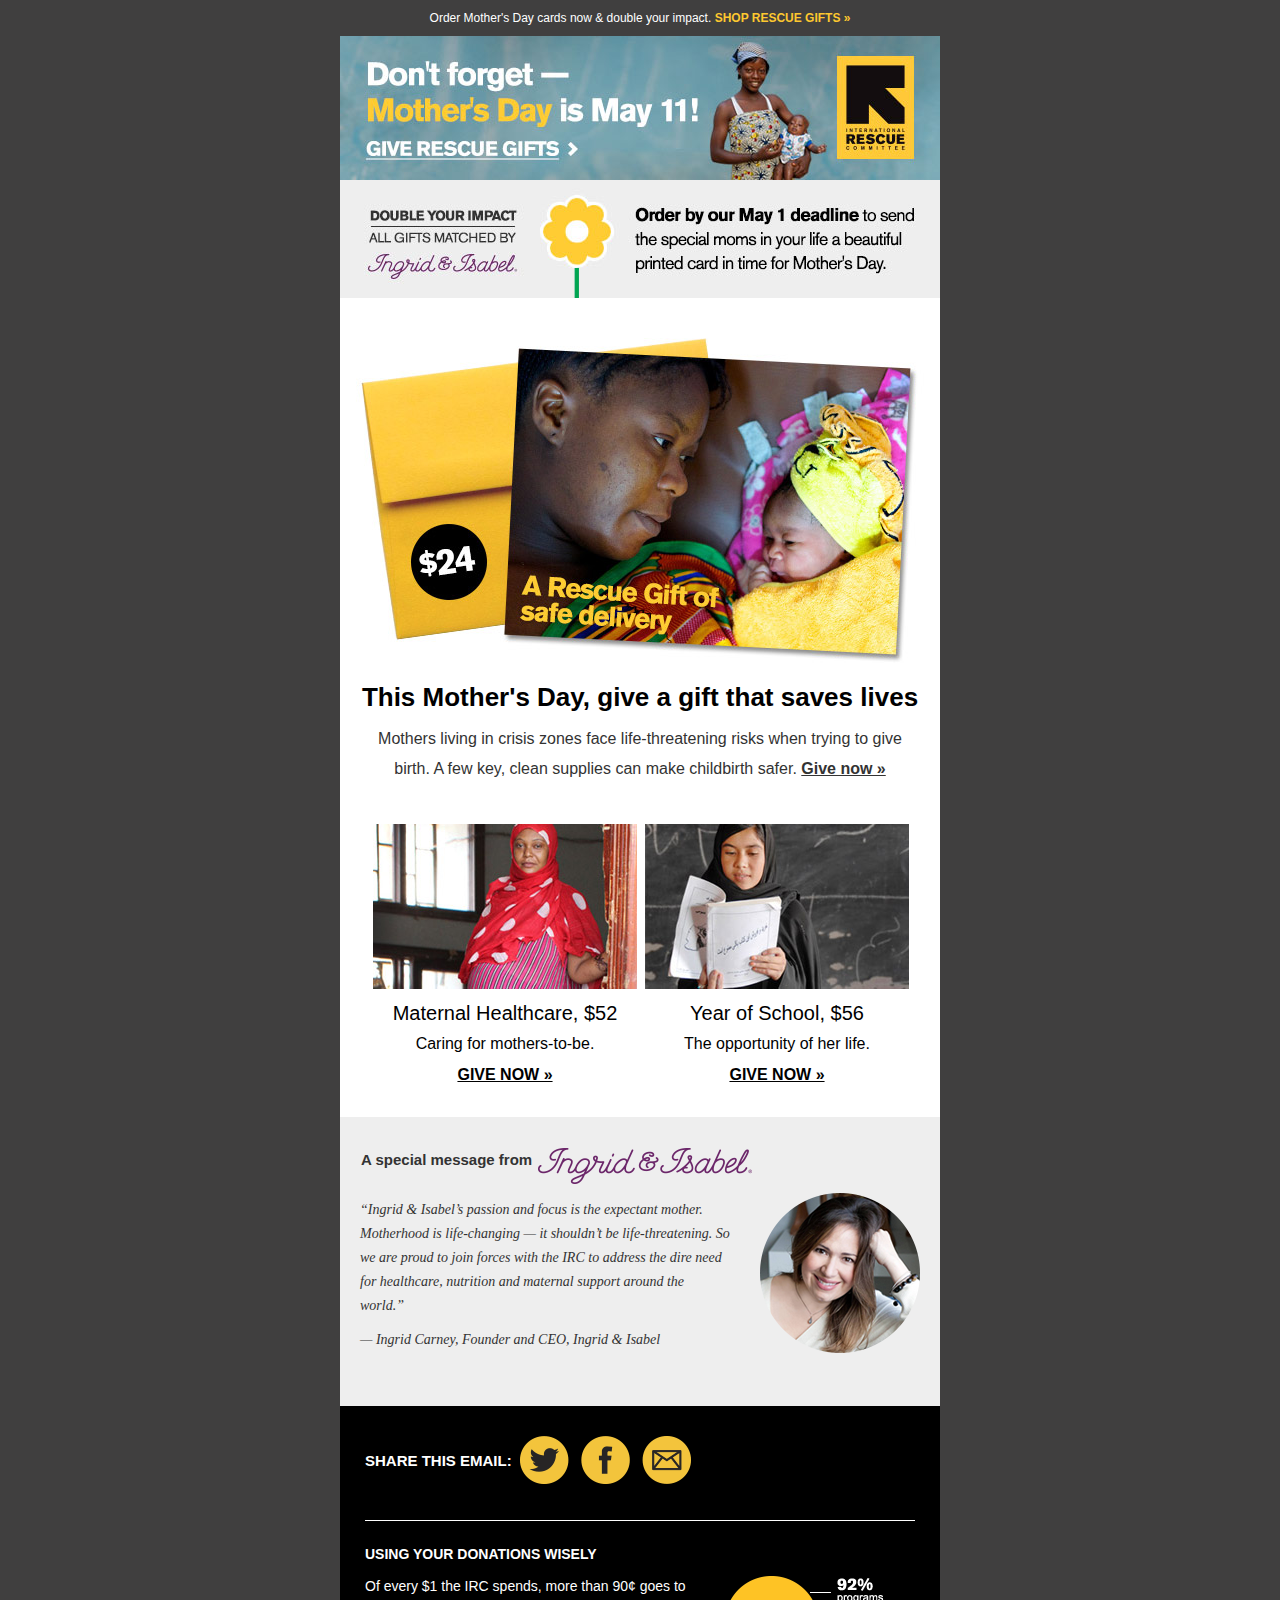
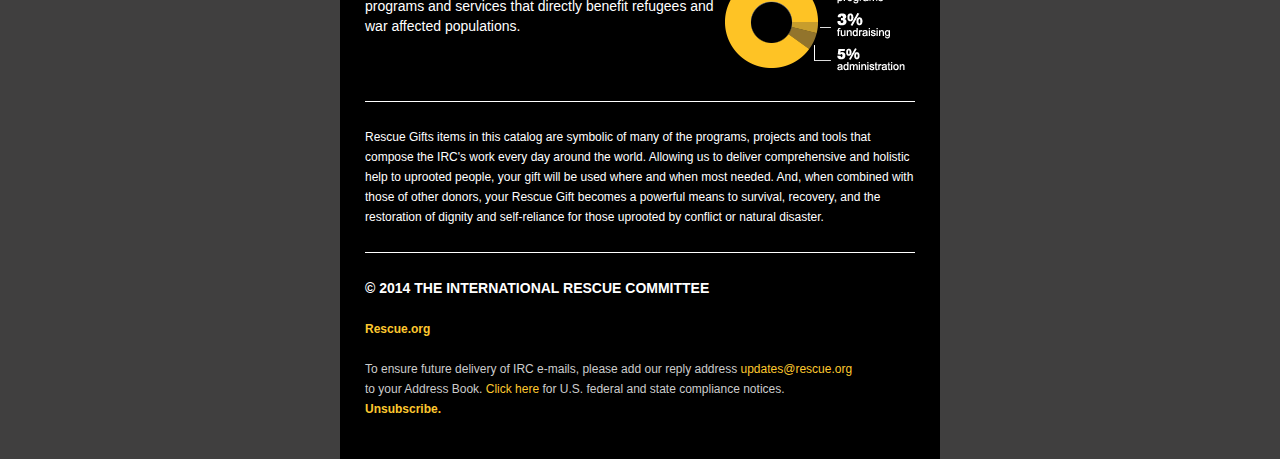
<file: mail/index.html>
﻿<!DOCTYPE html PUBLIC "-//W3C//DTD XHTML 1.0 Strict//EN" "http://www.w3.org/TR/xhtml1/DTD/xhtml1-strict.dtd">
<html>
    <head>
        <meta http-equiv="Content-Type" content="text/html; charset=utf-8" />       <meta name="viewport" content="width=device-width, initial-scale=1.0"/>       <meta property="og:title" content="Don't Forget, Mothers Day is May 11th!"/>       <meta property="og:description" content="Order a Rescue Gift that Saves Lives, by May 1st and send your mother's a printed card!" />
        <title>Simples-Minimalistic Responsive Template</title>
        <style type="text/css">
         /* Client-specific Styles */
         #outlook a {padding:0;} /* Force Outlook to provide a "view in browser" menu link. */
         body{width:100% !important; -webkit-text-size-adjust:100%; -ms-text-size-adjust:100%; margin:0; padding:0; background-color:#403f3f;}
         /* Prevent Webkit and Windows Mobile platforms from changing default font sizes, while not breaking desktop design. */
         .ExternalClass {width:100%;} /* Force Hotmail to display emails at full width */
         .ExternalClass, .ExternalClass p, .ExternalClass span, .ExternalClass font, .ExternalClass td, .ExternalClass div {line-height: 100%;} /* Force Hotmail to display normal line spacing.*/
         #backgroundTable {margin:0; padding:0; width:100% !important; line-height: 100% !important;}
         img {outline:none; text-decoration:none;border:none; -ms-interpolation-mode: bicubic;}
         a img {border:none;}
         .image_fix {display:block;}
         p {margin: 0;}
         table td {border-collapse: collapse;}
         table { border-collapse:collapse; mso-table-lspace:0pt; mso-table-rspace:0pt; }
         /*STYLES*/
         table[class=full] { width: 100%; clear: both; }
         /*IPAD STYLES*/
		 @media only screen and (min-width: 640px) {
		 .float-1{ float:right; margin-left:30px; position: relative; top:-5px; } 
		 }
         @media only screen and (max-width: 640px) {
         a[href^="tel"], a[href^="sms"] {
         text-decoration: none;
         pointer-events: none;
         cursor: default;
         }
         .mobile_link a[href^="tel"], .mobile_link a[href^="sms"] {
         text-decoration: default;
         pointer-events: auto;
         cursor: default;
         }
		 
         table[class=devicewidth] {width: 440px!important;}
         table[class=devicewidthinner] {width: 420px!important;}
         img[class=banner] {width: 440px!important;height:auto!important;}
         img[class=colimg2] {width: 420px!important;height:auto!important;}
         
         }
		 
		 @media only screen and (max-width: 639px) {
		 .float-1{
		 	display:block;
			width:100%;
			text-align:center;
			margin-bottom:20px;
		 }
		 .font-text-1{
		 	display:block;
			margin:0 10px;
		 }
		 
		 }
         /*IPHONE STYLES*/
         @media only screen and (max-width: 480px) {
         a[href^="tel"], a[href^="sms"] {
         text-decoration: none;
         pointer-events: none;
         cursor: default;
         }
         .mobile_link a[href^="tel"], .mobile_link a[href^="sms"] {
         text-decoration: default;
         pointer-events: auto;
         cursor: default;
         }
		 
         table[class=devicewidth] {width: 280px!important;}
         table[class=devicewidthinner] {width: 260px!important;}
         img[class=banner] {width: 280px!important;height:auto!important;}
         img[class=colimg2] {width: 260px!important;height:auto!important;}
         td[class=mobile-hide]{display:none!important;}
         td[class="padding-bottom25"]{padding-bottom:25px!important;}
		 
         }
      </style>
    </head>
    <body>

        <!-- Start of preheader -->
        <table width="100%" cellspacing="0" cellpadding="0" border="0" bgcolor="#403f3f" id="backgroundTable" st-sortable="preheader">
            <tbody>
                <tr>
                    <td>
                    <table width="600" cellspacing="0" cellpadding="0" border="0" align="center" class="devicewidth">
                        <tbody>
                            <tr>
                                <td width="100%">
                                <table width="600" cellspacing="0" cellpadding="0" border="0" align="center" class="devicewidth">
                                    <tbody>
                                        <!-- Spacing -->
                                        <tr>
                                            <td width="100%" height="10"></td>
                                        </tr>
                                        <!-- Spacing -->
                                        <tr>
                                            <td align="center" style="color:#ffffff; font-size:12px; font-family:Arial, Helvetica, sans-serif;">Order Mother's Day cards now &amp; double your impact. <a name="gifts_rescue_org" href="http://gifts.rescue.org" target="_blank" xt="SPCLICK" style="color:#fdc82f; text-decoration:none; font-weight:bold;">SHOP RESCUE GIFTS &raquo;</a></td>
                                        </tr>
                                        <!-- Spacing -->
                                        <tr>
                                            <td width="100%" height="10"></td>
                                        </tr>
                                        <!-- Spacing -->
                                    </tbody>
                                </table>
                                </td>
                            </tr>
                        </tbody>
                    </table>
                    </td>
                </tr>
            </tbody>
        </table>
        <!-- End of preheader -->         
		<!-- Start of main-banner -->
        <table width="100%" cellspacing="0" cellpadding="0" border="0" bgcolor="#403f3f" id="backgroundTable" st-sortable="banner">
            <tbody>
                <tr>
                    <td>
                    <table width="600" cellspacing="0" cellpadding="0" border="0" bgcolor="#ffffff" align="center" class="devicewidth">
                        <tbody>
                            <tr>
                                <td width="100%">
                                <table width="600" cellspacing="0" cellpadding="0" border="0" align="center" class="devicewidth">
                                    <tbody>
                                        <tr>
                                            <!-- start of image -->
                                            <td align="center" st-image="banner-image">
                                            <div class="imgpop"><a name="gifts_rescue_org" href="http://gifts.rescue.org" target="_blank" xt="SPCLICK"><img width="600" height="262" border="0" alt="Don't Forget, Mothers Day is May 11th! Order a Rescue Gift that Saves Lives, by May 1st and send your mother's a printed card!" style="display:block; border:none; outline:none; text-decoration:none;" name="rg_mothers_day_header.jpg" contentid="118ee502-1458a0b5a13-37c504b367ce64f028215bda5330c1de" xt="SPIMAGE" src="rg_mothers_day_header.jpg" class="banner" /></a></div>
                                            </td>
                                        </tr>
                                        <!-- Spacing -->
                                        <tr>
                                            <td width="100%" height="40"></td>
                                        </tr>
                                        <!-- Spacing -->
                                    </tbody>
                                </table>
                                <!-- end of image -->
								</td>
                            </tr>
                        </tbody>
                    </table>
                    </td>
                </tr>
            </tbody>
        </table>
        <!-- End of main-banner -->         
		<!-- Start of banner -->
        <table width="100%" cellspacing="0" cellpadding="0" border="0" bgcolor="#403f3f" id="backgroundTable" st-sortable="banner">
            <tbody>
                <tr>
                    <td>
                    <table width="600" cellspacing="0" cellpadding="0" border="0" bgcolor="#ffffff" align="center" class="devicewidth">
                        <tbody>
                            <tr>
                                <td width="100%">
                                <table width="600" cellspacing="0" cellpadding="0" border="0" align="center" class="devicewidth">
                                    <tbody>
                                        <tr>
                                            <!-- start of image -->
                                            <td st-image="banner-image">
                                            <div class="imgpop"><a name="gifts_rescue_org_product_healt" target="_blank" href="http://gifts.rescue.org/product/health/safe-delivery" xt="SPCLICK"><img width="600" height="325" border="0" alt="A Rescue Gift of Safe Delivery" style="display:block; border:none; outline:none; text-decoration:none;" name="RG_safe_delivery.jpg" src="RG_safe_delivery.jpg" xt="SPIMAGE" contentid="118ee502-1458a0be282-37c504b367ce64f028215bda5330c1de" class="banner" /></a></div>
                                            </td>
                                        </tr>
                                    </tbody>
                                </table>
                                <!-- end of image --></td>
                            </tr>
                        </tbody>
                    </table>
                    </td>
                </tr>
            </tbody>
        </table>
        <!-- End of banner -->      
		<!-- Start Full Text -->
        <table width="100%" cellspacing="0" cellpadding="0" border="0" bgcolor="#403f3f" id="backgroundTable" st-sortable="full-text">
            <tbody>
                <tr>
                    <td>
                    <table width="600" cellspacing="0" cellpadding="0" border="0" bgcolor="#ffffff" align="center" class="devicewidth">
                        <tbody>
                            <tr>
                                <td width="100%">
                                <table width="600" cellspacing="0" cellpadding="0" border="0" align="center" class="devicewidth">
                                    <tbody>
                                        <!-- Spacing -->
                                        <tr>
                                            <td height="20" style="font-size:1px; line-height:1px; mso-line-height-rule: exactly;">&nbsp;</td>
                                        </tr>
                                        <!-- Spacing -->
                                        <tr>
                                            <td>
                                            <table width="560" cellspacing="0" cellpadding="0" border="0" align="center" class="devicewidthinner">
                                                <tbody>
                                                    <!-- Title -->
                                                    <tr>
                                                        <td style="font-family: Helvetica, arial, sans-serif; font-size: 26px; color: #000000; text-align:center; line-height: 28px; font-weight:bold;" st-title="fulltext-heading">This Mother's Day, give a gift that saves lives</td>
                                                    </tr>
                                                    <!-- End of Title -->                                           <!-- spacing -->
                                                    <tr>
                                                        <td width="100%" height="13" style="font-size:1px; line-height:1px; mso-line-height-rule: exactly;">&nbsp;</td>
                                                    </tr>
                                                    <!-- End of spacing -->                                           <!-- content -->
                                                    <tr>
                                                        <td style="font-family: Helvetica, arial, sans-serif; font-size: 16px; color: #333333; text-align:center; line-height: 30px;" st-content="fulltext-content">Mothers living in crisis zones face life-threatening risks when trying to give birth. A few key, clean supplies can make childbirth safer. <a name="gifts_rescue_org_product_healt" target="_blank" href="http://gifts.rescue.org/product/health/safe-delivery" xt="SPCLICK" style="color:#333333; font-weight:bold; text-decoration:underline;">Give now &raquo;</a></td>
                                                    </tr>
                                                    <!-- End of content -->
                                                </tbody>
                                            </table>
                                            </td>
                                        </tr>
                                        <!-- Spacing -->
                                        <tr>
                                            <td height="20" style="font-size:1px; line-height:1px; mso-line-height-rule: exactly;">&nbsp;</td>
                                        </tr>
                                        <!-- Spacing -->
                                    </tbody>
                                </table>
                                </td>
                            </tr>
                        </tbody>
                    </table>
                    </td>
                </tr>
            </tbody>
        </table>
        <!-- end of full text -->
		   
		<!-- 2columns -->
        <table width="100%" cellspacing="0" cellpadding="0" border="0" bgcolor="#403f3f" id="backgroundTable" st-sortable="2columns">
            <tbody>
                <tr>
                    <td>
                    <table width="600" cellspacing="0" cellpadding="0" border="0" bgcolor="#ffffff" align="center" class="devicewidth">
                        <tbody>
                            <tr>
                                <td width="100%">
                                <table width="550" cellspacing="0" cellpadding="0" border="0" align="center" class="devicewidth">
                                    <tbody>
                                        <tr>
                                            <td>
											<!-- start of left column -->
                                            <table width="280" cellspacing="0" cellpadding="0" border="0" align="left" class="devicewidth">
                                                <tbody>
                                                    <!-- Spacing -->
                                                    <tr>
                                                        <td width="100%" height="20"></td>
                                                    </tr>
                                                    <!-- Spacing -->
                                                    <tr>
                                                        <td>
														<!-- start of text content table -->
                                                        <table width="264" align="center" cellspacing="0" cellpadding="0" border="0" align="left" class="devicewidth">
                                                            <tbody>
                                                                <!-- image -->
                                                                <tr>
                                                                    <td width="264" height="165" align="center" class="devicewidth"><a name="gifts_rescue_org_product__1" target="_blank" href="http://gifts.rescue.org/product/health/maternal-health-care" xt="SPCLICK"><img width="264" height="165" border="0" name="RG_maternal_healthcare.jpg" contentid="118ee502-1458a0c4b91-37c504b367ce64f028215bda5330c1de" xt="SPIMAGE" src="RG_maternal_healthcare.jpg" alt="A Rescue Gift of Maternal Healthcare" style="display:block; border:none; outline:none; text-decoration:none;" class="colimg2" /></a>
																	</td>
                                                                </tr>
                                                                <!-- Content -->
                                                                <tr>
                                                                    <td>
                                                                    <table width="264" cellspacing="0" cellpadding="0" border="0" align="center" class="devicewidthinner">
                                                                        <tbody>
                                                                            <tr>
                                                                                <td width="100%" height="10"></td>
                                                                            </tr>
                                                                            <tr>
                                                                                <td style="font-family: Arial, Helvetica, sans-serif; font-size: 20px; color: #000000; line-height:28px; text-align:center;" st-title="2coltitle1">Maternal Healthcare, $52</td>
                                                                            </tr>
                                                                            <tr>
                                                                                <td width="100%" height="5"></td>
                                                                            </tr>
                                                                            <tr>
                                                                                <td style="font-family:Arial, Helvetica, sans-serif; font-size: 16px; line-height:24px; color: #000000; text-align:center;" st-conteent="2colcontent1">Caring for mothers-to-be.</td>
                                                                            </tr>
                                                                            <tr>
                                                                                <td width="100%" height="7"></td>
                                                                            </tr>
                                                                            <tr>
                                                                                <td style="font-family: Helvetica, arial, sans-serif; font-size: 14px; color: #0a8cce; text-align:center;" st-title="2colreadmore1"><a name="gifts_rescue_org_product__1" target="_blank" href="http://gifts.rescue.org/product/health/maternal-health-care" xt="SPCLICK" style="text-decoration:underline; font-family:Arial, Helvetica, sans-serif; font-size: 16px; line-height:24px; font-weight:bold; color: #000000; text-align:center; text-transform:uppercase;">Give now &raquo;</a>
																				</td>
                                                                            </tr>
                                                                        </tbody>
                                                                    </table>
                                                                    </td>
                                                                </tr>
                                                                <!-- end of Content -->                                                      			<!-- end of content -->
                                                            </tbody>
                                                        </table>
                                                        </td>
                                                    </tr>
                                                    <!-- end of text content table -->
                                                </tbody>
                                            </table>
                                            <!-- end of left column -->                                     
											<!-- start of right column -->
                                            <table width="264" cellspacing="0" cellpadding="0" border="0" align="left" class="devicewidth">
                                                <tbody>
                                                    <!-- Spacing -->
                                                    <tr>
                                                        <td width="100%" height="20"></td>
                                                    </tr>
                                                    <!-- Spacing -->
                                                    <tr>
                                                        <td>
														<!-- start of text content table -->
                                                        <table width="264" cellspacing="0" cellpadding="0" border="0" align="center" class="devicewidth">
                                                            <tbody>
                                                                <!-- image -->
                                                                <tr>
                                                                    <td width="274" height="165" align="center" class="devicewidth"><a name="gifts_rescue_org_product_educa" target="_blank" href="http://gifts.rescue.org/product/education/year-school" xt="SPCLICK"><img width="264" height="165" border="0" name="RG_year_of_school.jpg" src="RG_year_of_school.jpg" xt="SPIMAGE" contentid="118ee502-1458a0cae3a-37c504b367ce64f028215bda5330c1de" alt="A Rescue Gift of Year of School" style="display:block; border:none; outline:none; text-decoration:none;" class="colimg2" /></a>
																	</td>
                                                                </tr>
                                                                <!-- Content -->
                                                                <tr>
                                                                    <td>
                                                                    <table width="264" cellspacing="0" cellpadding="0" border="0" align="center" class="devicewidthinner">
                                                                        <tbody>
                                                                            <tr>
                                                                                <td width="100%" height="10"></td>
                                                                            </tr>
                                                                            <tr>
                                                                                <td style="font-family: Arial, Helvetica, sans-serif; font-size: 20px; color: #000000; line-height:28px; text-align:center;" st-title="2coltitle2">Year of School, $56</td>
                                                                            </tr>
                                                                            <tr>
                                                                                <td width="100%" height="5"></td>
                                                                            </tr>
                                                                            <tr>
                                                                                <td style="font-family:Arial, Helvetica, sans-serif; font-size: 16px; line-height:24px; color: #000000; text-align:center;" st-content="2colcontent2">The opportunity of her life.</td>
                                                                            </tr>
                                                                            <tr>
                                                                                <td width="100%" height="7"></td>
                                                                            </tr>
                                                                            <tr>
                                                                                <td style="font-family: Helvetica, arial, sans-serif; font-size: 14px; color: #0a8cce; text-align:center;" st-title="2colreadmore2"><a name="gifts_rescue_org_product_educa" href="http://gifts.rescue.org/product/education/year-school" xt="SPCLICK" style="text-decoration:underline; font-family:Arial, Helvetica, sans-serif; font-size: 16px; line-height:24px; font-weight:bold; color: #000000; text-align:center; text-transform:uppercase;">Give now &raquo;</a></td>
                                                                            </tr>
                                                                        </tbody>
                                                                    </table>
                                                                    </td>
                                                                </tr>
                                                                <!-- end of Content -->                                                       			<!-- end of content -->
                                                            </tbody>
                                                        </table>
                                                        </td>
                                                    </tr>
                                                    <!-- end of text content table -->
                                                </tbody>
                                            </table>
                                            <!-- end of right column -->
											
											</td>
                                        </tr>
                                        <!-- Spacing -->
                                        <tr>
                                            <td width="100%" height="30"></td>
                                        </tr>
                                        <!-- Spacing -->
                                    </tbody>
                                </table>
                                </td>
                            </tr>
                        </tbody>
                    </table>
                    </td>
                </tr>
            </tbody>
        </table>
        <!-- end of 2 columns -->      
		<!-- Start Full Text -->
        <table width="100%" cellspacing="0" cellpadding="0" border="0" bgcolor="#403f3f" id="backgroundTable" st-sortable="full-text">
            <tbody>
                <tr>
                    <td>
                    <table width="600" cellspacing="0" cellpadding="0" border="0" bgcolor="#eeeeee" align="center" class="devicewidth">
                        <tbody>
                            <tr>
                                <td width="100%">
                                <table width="550" cellspacing="0" cellpadding="0" border="0" align="center" class="devicewidth">
                                    <tbody>
                                        <!-- Spacing -->
                                        <tr>
                                            <td height="30" style="font-size:1px; line-height:1px; mso-line-height-rule: exactly;">&nbsp;</td>
                                        </tr>
                                        <!-- Spacing -->
                                        <tr>
                                            <td>
                                            <table width="560" cellspacing="0" cellpadding="0" border="0" align="left" class="devicewidth">
                                                <tbody>
                                                    <!-- Title -->
                                                    <tr>
                                                        <td st-title="fulltext-title">
														
														<table align="left" class="devicewidth">
															<tr>
																<td align="center" style="font-family: Helvetica, arial, sans-serif; font-size: 15px; color: #333333; line-height: 24px; font-weight:bold">
																	A special message from&nbsp;
																</td>
															</tr>
														</table>
														<table align="left" class="devicewidth">
															<tr>
																<td align="center">
																	<img border="0" style="vertical-align:middle;" 
																	name="RG_ingrid_isable_logo.png" 
																	contentid="118ee502-1458a0d46dc-37c504b367ce64f028215bda5330c1de" 
																	xt="SPIMAGE" 
																	src="RG_ingrid_isable_logo.png" 
																	alt="Ingrid & Isabel" />
																</td>
															</tr>
														</table>
														
                                                        </td>
                                                    </tr>
                                                    <!-- End of Title -->                                           
													<!-- spacing -->
                                                    <tr>
                                                        <td width="100%" height="13" style="font-size:1px; line-height:1px; mso-line-height-rule: exactly;">&nbsp;</td>
                                                    </tr>
                                                    <!-- End of spacing -->                                           
													<!-- content -->
                                                    <tr>
                                                        <td style="font-family: Georgia; font-size: 14px; color: #333333;  line-height: 24px; font-style:italic;" st-content="fulltext-content">
														
														<span class="float-1" style="float:right;"> 											 <img border="0" name="ingrid_carney.png" src="ingrid_carney.png" xt="SPIMAGE" contentid="118ee502-1458a0d96f2-37c504b367ce64f028215bda5330c1de" alt="Ingrid Carney, Founder and CEO, Ingrid & Isabel" width="160" height="160" />
														</span>
														<font class="font-text-1">
														&ldquo;Ingrid &amp; Isabel&rsquo;s passion and focus is the expectant mother. Motherhood is life-changing &mdash; it shouldn&rsquo;t be life-threatening. So we are proud to join forces with the IRC to address the dire need for healthcare, nutrition and maternal support around the world.&rdquo;
														<span style="display:block; margin-top:10px;"> &mdash; Ingrid Carney, Founder and CEO, Ingrid &amp; Isabel
														</span>
														</font>
														
														</td>
                                                    </tr>
                                                    <!-- End of content -->
                                                </tbody>
                                            </table>
                                            </td>
                                        </tr>
                                        <!-- Spacing -->
                                        <tr>
                                            <td height="40" style="font-size:1px; line-height:1px; mso-line-height-rule: exactly;">&nbsp;</td>
                                        </tr>
                                        <!-- Spacing -->
                                    </tbody>
                                </table>
                                </td>
                            </tr>
                        </tbody>
                    </table>
                    </td>
                </tr>
            </tbody>
        </table>
        <!-- end of full text -->
		
		   
		<!-- Start of Postfooter -->
        <table width="100%" cellspacing="0" cellpadding="0" border="0" bgcolor="#403f3f" id="backgroundTable" st-sortable="postfooter">
            <tbody>
                <tr>
                    <td>
					
						<table width="600" cellspacing="0" cellpadding="0" border="0" bgcolor="#000000" align="center" class="devicewidth">
							<tbody>
								<tr>
									<td width="100%">
									
										<table width="550" cellspacing="0" cellpadding="0" border="0" align="center" class="devicewidthinner">
											<tbody>
												
												<tr><td width="100%" height="30"></td></tr>
												
												<tr>
													<td valign="top" align="left">
	
														<table align="left" cellspacing="0" cellpadding="0" border="0" class="devicewidthinner">
															<tr>
																<td align="center" style="font-family: Helvetica, arial, sans-serif; font-size: 15px; color: #fff; line-height: 49px; font-weight:bold; text-transform:uppercase;">
																	Share this email:
																</td>
															</tr>
														</table>
														
														<table align="left" cellspacing="0" cellpadding="0" border="0" class="devicewidthinner">
															<tr>
																<td align="center">
																	&nbsp;&nbsp;<a xt="SPCLICK" name="Twitter_img" target="_blank" href="http://twitter.com/intent/tweet?text=Don't%20Forget%2C%20Mother's%20Day%20is%20May%2011th%2C%20Send%20a%20Rescue%20Gift%20printed%20card."><img style="vertical-align:middle;" name="icon-twitter-m.png" contentid="118ee502-1458a0e2b35-37c504b367ce64f028215bda5330c1de" xt="SPIMAGE" src="icon-twitter-m.png" border="0" alt="Share on Twitter" width="49" height="48" /></a>
													&nbsp;&nbsp;<a href="#SPSNCLICK" xtsn="FA" xt="SPSNCLICK" name="Facebook_circle_footer"><img style="vertical-align:middle;" name="icon-facebook-m.png" src="icon-facebook-m.png" xt="SPIMAGE" contentid="118ee502-1458a0e9d02-37c504b367ce64f028215bda5330c1de" alt="Share on Facebook" width="49" height="48" /></a>
													&nbsp;&nbsp;<a xtwebform="4479341" target="_blank" xt="LPWEBFORMF2F" style="vertical-align:middle;" name="forward_to_friend" href="#LPWEBFORMF2F"><img style="vertical-align:middle;" name="icon-email-m.png" contentid="118ee502-1458a0f1b1e-37c504b367ce64f028215bda5330c1de" xt="SPIMAGE" src="icon-email-m.png" alt="Share via Email" width="49" height="48" /></a>&nbsp;&nbsp;</span>
																</td>
															</tr>
														</table>
														
													</td>
												</tr>
												
												<tr>
													<td height="35" style="font-size:1px; line-height:1px; mso-line-height-rule: exactly;">&nbsp;</td>
												</tr>
												
												<tr>
													<td height="1" bgcolor="ffffff" align="center" style="font-size:1px; line-height:1px;"></td>
												</tr>
												
												<tr>
													<td height="25" style="font-size:1px; line-height:1px; mso-line-height-rule: exactly;">&nbsp;</td>
												</tr>
												
												<tr>
													<td height="30" valign="top">
													
													<table align="left" cellspacing="0" cellpadding="0" border="0" class="devicewidthinner">
														<tr>
															<td align="center" style="color:#fff; font-size:14px; font-weight:bold; text-transform:uppercase; font-family:Arial, Helvetica, sans-serif;">
																using your donations wisely
															</td>
														</tr>
													</table>
														
													</td>
												</tr>
												
												<tr>
													<td valign="top" align="left" style="font-size:14px; line-height:20px; color:#ffffff; font-family:Arial, Helvetica, sans-serif;">
																
														<table width="360" align="left" cellspacing="0" cellpadding="0" border="0" class="devicewidthinner">
															<tr>
																<td height="90" valign="top" style="font-family: Helvetica, arial, sans-serif; font-size: 14px; color: #ffffff; line-height: 20px;">Of every $1 the IRC spends, more than 90&cent; goes to programs and services that directly benefit refugees and war affected populations.
																</td>
															</tr>
														</table>
														
														<table width="180" align="left" cellspacing="0" cellpadding="0" border="0" class="devicewidthinner">
															<tr>
																<td align="center">
																<img width="180" height="95" border="0" name="efficiency-chart.png" src="efficiency-chart.png" alt="IRC Efficiency" contentid="118ee502-1458a118ed6-37c504b367ce64f028215bda5330c1de" xt="SPIMAGE" spname="efficiency-chart.png" title="IRC Efficiency" />
																</td>
															</tr>
														</table>
													
													
													</td>
												</tr>
												<tr>
													<td height="25" style="font-size:1px; line-height:1px; mso-line-height-rule: exactly;">&nbsp;</td>
												</tr>
												<tr>
													<td height="1" bgcolor="ffffff" align="center" style="font-size:1px; line-height:1px;"></td>
												</tr>
												<tr>
													<td height="25" style="font-size:1px; line-height:1px; mso-line-height-rule: exactly;">&nbsp;</td>
												</tr>
												<tr>
													<td valign="top" align="left" style="font-size:12px; line-height:20px; color:#ffffff; font-family:Arial, Helvetica, sans-serif;">Rescue Gifts items in this catalog are symbolic of many of the programs, projects  								   and tools that compose the IRC's work every day around the world. Allowing us to deliver comprehensive and holistic help to uprooted people, your gift will be used where and when most needed. And, when combined with those of other donors, your Rescue Gift becomes a powerful means to survival, recovery, and the restoration of dignity and self-reliance for those uprooted by conflict or natural disaster.																																				
												</td>
												</tr>
												<tr>
													<td height="25" style="font-size:1px; line-height:1px; mso-line-height-rule: exactly;">&nbsp;</td>
												</tr>
												<tr>
													<td height="1" bgcolor="ffffff" align="center" style="font-size:1px; line-height:1px;"></td>
												</tr>
												<tr>
													<td height="25" style="font-size:1px; line-height:1px; mso-line-height-rule: exactly;">&nbsp;</td>
												</tr>
												<tr>
													<td valign="top" align="left" style="font-size:12px; line-height:20px; color:#ffffff; font-family:Arial, Helvetica, sans-serif;"><strong style="font-size:14px;text-transform:uppercase;">&copy; 2014 The International Rescue Committee</strong> 								  <br />
													<br />
													<strong><a name="www_rescue_org" xt="SPCLICK" href="https://www.rescue.org" target="_blank" style="color:#fdc82f; font-weight:bold; text-decoration:none;">Rescue.org</a></strong> 								  <br />
													<br />
													<span style="font-size:12px; line-height:16px; color:#ccc;">To ensure future delivery of IRC e-mails, please add our reply address <a xt="SPEMAIL" name="updates_rescue_org" href="mailto:updates@rescue.org" style="color:#fdc82f; text-decoration:none;">updates@rescue.org</a><br />
													to your Address Book. <a name="www_rescue_org_state_disclaime" xt="SPCLICK" href="http://www.rescue.org/state-disclaimer" target="_blank" style="color:#fdc82f; text-decoration:none;">Click here</a> for U.S. federal and state compliance notices.</span><br />
													<strong><a name="unsubscribe" style="color:#fdc82f; text-decoration:none" xt="SPONECLICKOPTOUT" href="#SPONECLICKOPTOUT" target="_blank">Unsubscribe.</a></strong>
													</td>
												</tr>
												
												<tr>
													<td width="100%" height="40"></td>
												</tr>
												
											</tbody>
										</table>
									
									</td>
								</tr>
							</tbody>
						</table>
					
                    </td>
                </tr>
            </tbody>
        </table>
        <!-- End of postfooter -->
		
    </body>
</html>
</file>
